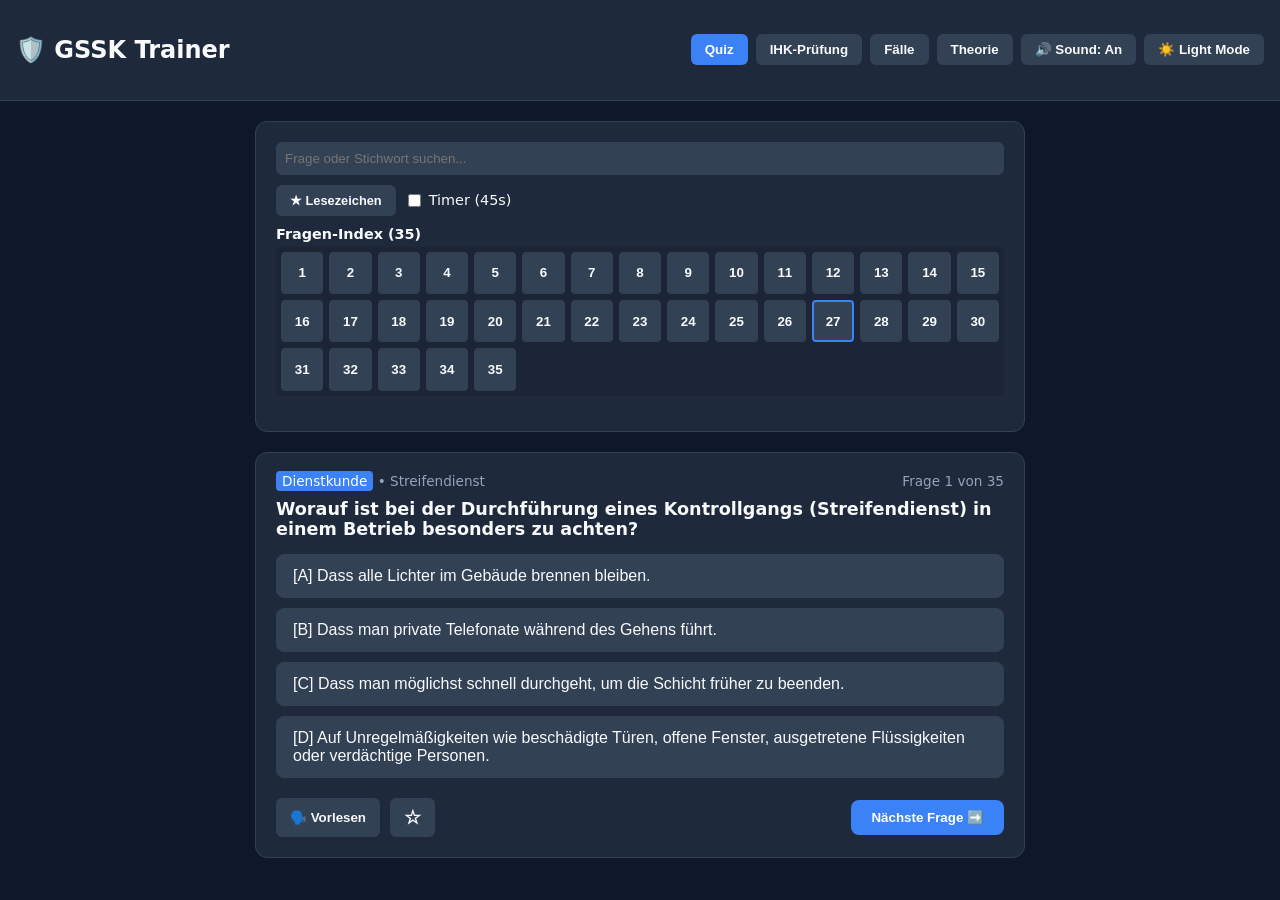
<file: index.html>
<!DOCTYPE html>
<html lang="de" data-theme="dark">
<head>
  <meta charset="UTF-8">
  <meta name="viewport" content="width=device-width, initial-scale=1.0">
  <title>GSSK Trainer</title>
  <style>
    :root {
      --bg-color: #0f172a;
      --card-bg: #1e293b;
      --text-color: #f8fafc;
      --text-muted: #94a3b8;
      --primary: #3b82f6;
      --primary-hover: #2563eb;
      --border-color: #334155;
      --option-bg: #334155;
    }
    [data-theme="light"] {
      --bg-color: #f1f5f9;
      --card-bg: #ffffff;
      --text-color: #0f172a;
      --text-muted: #64748b;
      --primary: #2563eb;
      --primary-hover: #1d4ed8;
      --border-color: #cbd5e1;
      --option-bg: #e2e8f0;
    }
    body {
      font-family: system-ui, -apple-system, sans-serif;
      background-color: var(--bg-color);
      color: var(--text-color);
      margin: 0;
      padding: 0;
      display: flex;
      flex-direction: column;
      min-height: 100vh;
    }
    header {
      background-color: var(--card-bg);
      border-bottom: 1px solid var(--border-color);
      padding: 1rem;
      display: flex;
      justify-content: space-between;
      align-items: center;
      flex-wrap: wrap;
      gap: 10px;
    }
    .nav-buttons {
      display: flex;
      gap: 8px;
      flex-wrap: wrap;
    }
    .nav-btn {
      background: var(--option-bg);
      color: var(--text-color);
      border: none;
      padding: 8px 14px;
      border-radius: 6px;
      cursor: pointer;
      font-weight: 600;
    }
    .nav-btn.active {
      background: var(--primary);
      color: white;
    }
    main {
      flex: 1;
      max-width: 800px;
      width: 100%;
      margin: 20px auto;
      padding: 0 15px;
      box-sizing: border-box;
    }
    .view-container {
      display: none;
    }
    .view-container.active {
      display: block;
    }
    .section-card {
      background: var(--card-bg);
      border: 1px solid var(--border-color);
      border-radius: 12px;
      padding: 20px;
      margin-bottom: 20px;
    }
    .section-title {
      font-size: 1.25rem;
      font-weight: bold;
      margin-bottom: 15px;
    }
    .btn-option {
      display: block;
      width: 100%;
      text-align: left;
      background: var(--option-bg);
      color: var(--text-color);
      border: 1px solid var(--border-color);
      padding: 12px 16px;
      margin-bottom: 10px;
      border-radius: 8px;
      cursor: pointer;
      font-size: 1rem;
      transition: background 0.2s;
    }
    .btn-option:hover:not(:disabled) {
      background: var(--border-color);
    }
    .btn-option.selected {
      border-color: var(--primary);
      background: rgba(59, 130, 246, 0.2);
    }
    .btn-primary {
      background: var(--primary);
      color: white;
      border: none;
      padding: 10px 20px;
      border-radius: 8px;
      cursor: pointer;
      font-weight: bold;
    }
    .btn-primary:hover {
      background: var(--primary-hover);
    }
    .btn-danger {
      background: #ef4444;
      color: white;
      border: none;
      padding: 10px 20px;
      border-radius: 8px;
      cursor: pointer;
      font-weight: bold;
    }
    .hidden { display: none !important; }
    
    .index-grid {
      display: grid;
      grid-template-columns: repeat(auto-fill, minmax(40px, 1fr));
      gap: 6px;
      max-height: 180px;
      overflow-y: auto;
      margin-bottom: 15px;
      padding: 5px;
      background: rgba(0,0,0,0.1);
      border-radius: 6px;
    }
    .index-grid-btn {
      aspect-ratio: 1;
      background: var(--option-bg);
      color: var(--text-color);
      border: 1px solid var(--border-color);
      border-radius: 4px;
      font-weight: bold;
      cursor: pointer;
      display: flex;
      align-items: center;
      justify-content: center;
    }
    .index-grid-btn.current {
      border: 2px solid var(--primary);
    }
    .index-grid-btn.flagged {
      border-color: #fbbf24;
    }
  </style>
</head>
<body>

  <header>
    <h2>🛡️ GSSK Trainer</h2>
    <div class="nav-buttons">
      <button class="nav-btn active" onclick="switchView('quiz')">Quiz</button>
      <button class="nav-btn" onclick="switchView('exam')">IHK-Prüfung</button>
      <button class="nav-btn" onclick="switchView('cases')">Fälle</button>
      <button class="nav-btn" onclick="switchView('theory')">Theorie</button>
      <button class="nav-btn" id="soundBtn" onclick="toggleSound()">🔊 Sound: An</button>
      <button class="nav-btn" id="darkModeBtn" onclick="toggleDarkMode()">☀️ Light Mode</button>
    </div>
  </header>

  <main>
    <!-- QUIZ VIEW -->
    <div id="view-quiz" class="view-container active">
      <div class="section-card">
        <div style="margin-bottom:10px;">
          <input type="text" id="quizSearchInput" placeholder="Frage oder Stichwort suchen..." oninput="filterQuizQuestions()" style="padding:8px; width:100%; box-sizing:border-box; border-radius:6px; border:1px solid var(--border-color); background:var(--option-bg); color:var(--text-color);">
        </div>
        
        <div style="display:flex; gap:8px; margin-bottom:10px; flex-wrap:wrap;">
          <button id="filterBookmarkBtn" class="nav-btn" style="font-size:0.8rem;" onclick="toggleBookmarkFilter()">★ Lesezeichen</button>
          <label style="font-size:0.9rem; display:flex; align-items:center; gap:5px; cursor:pointer;"><input type="checkbox" id="timerCheckbox" onchange="toggleTimerMode()"> Timer (45s)</label>
        </div>

        <div style="font-weight:bold; font-size:0.9rem; margin-bottom:5px;">Fragen-Index (<span id="quizIndexCount">35</span>)</div>
        <div id="quizGridContainer" class="index-grid"></div>
      </div>

      <div class="section-card">
        <div id="quizFinishedScreen" class="hidden" style="text-align:center; padding:20px;">
          <h3>🎉 Du hast alle gefilterten Fragen durchgearbeitet!</h3>
          <button onclick="restartQuiz()" class="btn-primary" style="margin-top:15px;">Quiz von vorne beginnen</button>
        </div>

        <div id="quizContentArea">
          <div style="display:flex; justify-content:space-between; margin-bottom:10px; font-size:0.85rem; color:var(--text-muted);">
            <div><span id="catBadge" style="background:var(--primary); color:white; padding:2px 6px; border-radius:4px;">Rechtskunde</span> • <span id="subCatBadge">StGB</span></div>
            <div id="counter">Frage 1 von 35</div>
          </div>
          <div id="multiBadge" class="hidden" style="color:#fbbf24; font-weight:bold; font-size:0.85rem; margin-bottom:8px;">Mehrfachauswahl (genau 2 richtige Antworten)!</div>
          
          <div id="question" style="font-size:1.1rem; font-weight:600; margin-bottom:15px;">Lade Frage...</div>
          <div id="options"></div>

          <div id="multiSubmitContainer" class="hidden" style="margin-top:15px;">
            <button onclick="submitMultiAnswer()" class="btn-primary" style="width:100%;">Antworten prüfen</button>
          </div>

          <div id="explanation" style="margin-top:15px; padding:12px; background:var(--option-bg); border-radius:8px; display:none;">
            <strong>Erklärung:</strong> <span id="explanationText"></span>
          </div>

          <div style="display:flex; justify-content:space-between; align-items:center; margin-top:20px;">
            <div style="display:flex; gap:10px;">
              <button onclick="speakCurrentQuestion()" class="nav-btn">🗣️ Vorlesen</button>
              <button id="quizBookmarkBtn" onclick="toggleCurrentBookmark()" class="nav-btn" style="font-size:1.2rem;">☆</button>
            </div>
            <div id="quizTimerBox" class="hidden" style="font-weight:bold; color:#ef4444; font-size:1.2rem;">45</div>
            <button id="nextBtn" onclick="nextQuestion()" class="btn-primary" disabled>Nächste Frage ➡️</button>
          </div>
        </div>
      </div>
    </div>

    <!-- IHK PRÜFUNG VIEW -->
    <div id="view-exam" class="view-container">
      <div id="examStartScreen" class="section-card" style="text-align:center;">
        <div class="section-title">🎓 IHK-Prüfungssimulation (35 Fragen in 45 Minuten)</div>
        <p style="color:var(--text-muted); margin-bottom:20px;">Simuliere die echte Sachkundeprüfung nach § 34a GewO unter realen Bedingungen.</p>
        <select id="examCategorySelect" style="padding:10px; width:80%; max-width:300px; margin-bottom:20px; border-radius:6px; background:var(--option-bg); color:var(--text-color); border:1px solid var(--border-color);">
          <option value="all">Alle Themenbereiche gemischt</option>
          <option value="Rechtskunde">Rechtskunde</option>
          <option value="Dienstkunde">Dienstkunde</option>
          <option value="Gefahrenabwehr & Technik">Gefahrenabwehr & Technik</option>
        </select>
        <br>
        <button onclick="startRealExam()" class="btn-primary" style="font-size:1.1rem; padding:12px 30px;">Prüfung starten</button>
      </div>

      <div id="examScreen" class="hidden">
        <div class="section-card" style="display:flex; justify-content:space-between; align-items:center; padding:12px 20px;">
          <div id="examCounter" style="font-weight:bold;">Frage 1 von 35</div>
          <div id="examTimer" style="font-size:1.2rem; font-weight:bold; color:#ef4444;">45:00</div>
          <button onclick="finishExamPrompt()" class="btn-danger" style="padding:6px 12px; font-size:0.8rem;">Prüfung abgeben</button>
        </div>
        <div class="section-card">
          <div id="examGridContainer" class="index-grid" style="margin-bottom:15px;"></div>
          <div id="examQuestion" style="font-size:1.1rem; font-weight:600; margin-bottom:15px;"></div>
          <div id="examOptions"></div>
          <div id="examMultiSubmitContainer" class="hidden" style="margin-top:15px;">
            <button onclick="submitExamMultiAnswer()" class="btn-primary" style="width:100%;">Auswahl für diese Frage speichern</button>
          </div>
          <div style="display:flex; justify-content:space-between; margin-top:20px;">
            <button id="examPrevBtn" onclick="prevExamQuestion()" class="nav-btn">⬅️ Zurück</button>
            <button id="examFlagBtn" onclick="toggleExamFlag()" class="nav-btn">🚩 Frage markieren</button>
            <button id="examNextBtn" onclick="nextExamQuestion()" class="btn-primary">Weiter ➡️</button>
          </div>
        </div>
      </div>

      <div id="examResultScreen" class="hidden section-card" style="text-align:center;">
        <div id="resultTitle" class="section-title">Auswertung</div>
        <p id="resultScore" style="font-size:1.2rem; font-weight:bold; margin-bottom:10px;"></p>
        <p id="resultStatus" style="margin-bottom:20px;"></p>
        <button onclick="resetToExamStart()" class="btn-primary" style="margin-bottom:20px;">Zurück zur Startseite</button>
        <div id="examReviewList" style="text-align:left;"></div>
      </div>
    </div>

    <!-- FÄLLE VIEW -->
    <div id="view-cases" class="view-container">
      <div class="section-card">
        <div class="section-title">⚖️ Rechtsfälle & Sachverhalte</div>
        <p style="color:var(--text-muted); margin-bottom:15px;">Typische Praxisfälle zur Vertiefung für die mündliche IHK-Prüfung.</p>
        <div id="caseContainer"></div>
      </div>
    </div>

    <!-- THEORIE VIEW -->
    <div id="view-theory" class="view-container">
      <div class="section-card">
        <div class="section-title">📚 Kompakt-Theorie</div>
        <div id="theoryContainer"></div>
      </div>
    </div>
  </main>

  <script>
    function switchView(viewName) {
      document.querySelectorAll('.view-container').forEach(el => el.classList.remove('active'));
      document.querySelectorAll('header .nav-btn').forEach(el => {
        if(!el.id.includes('Btn')) el.classList.remove('active');
      });
      
      const target = document.getElementById('view-' + viewName);
      if(target) target.classList.add('active');
      
      event.target.classList.add('active');
    }
  </script>
  
  <script src="script.js"></script>
</body>
</html>
</file>
